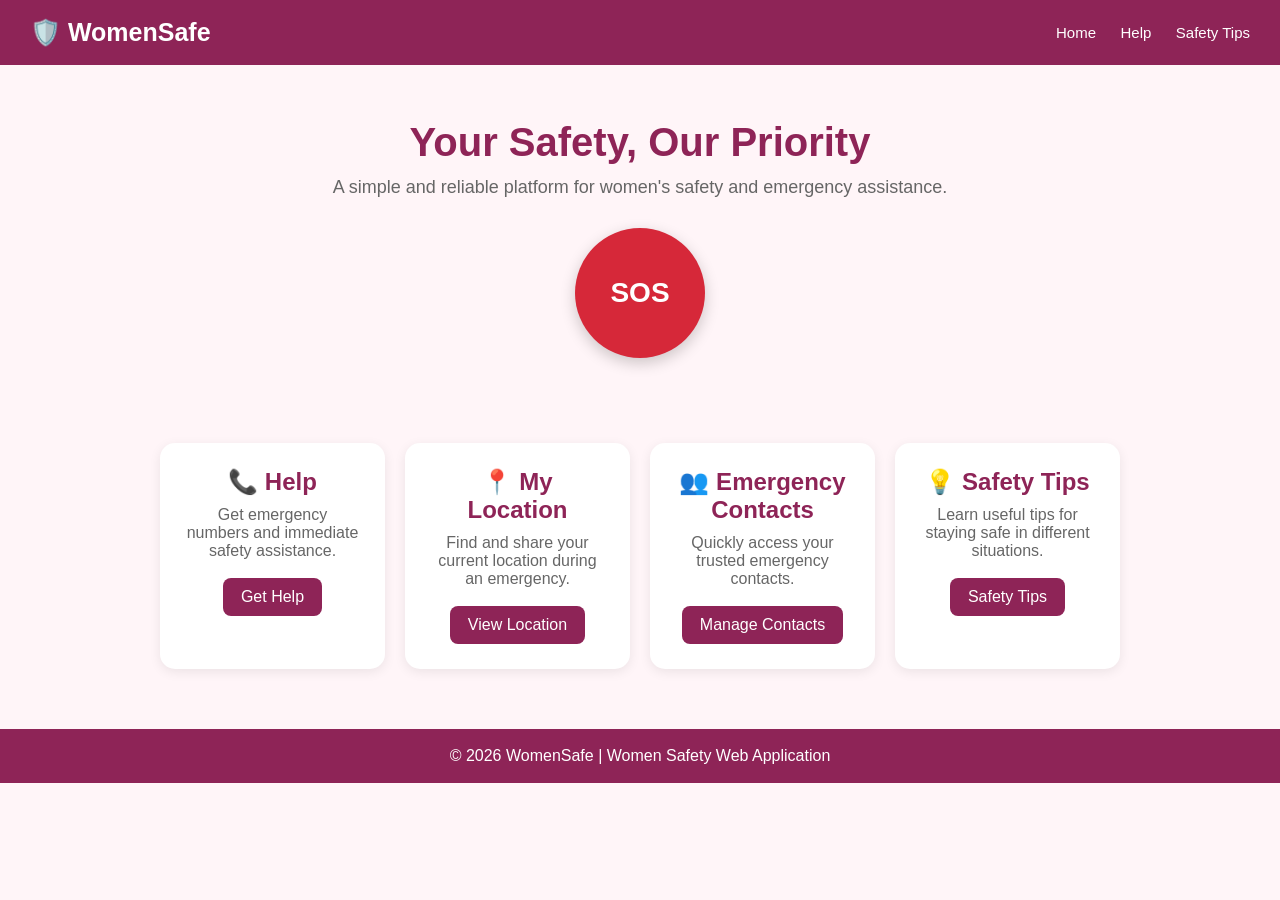
<file: index.html>
<!DOCTYPE html>
<html lang="en">
<head>
    <meta charset="UTF-8">
    <meta name="viewport" content="width=device-width, initial-scale=1.0">

    <title>WomenSafe - Women Safety</title>

    <style>
        * {
            margin: 0;
            padding: 0;
            box-sizing: border-box;
            font-family: Arial, sans-serif;
        }

        body {
            background: #fff5f8;
            color: #333;
        }

        header {
            background: #8e2457;
            color: white;
            padding: 18px 30px;
            display: flex;
            justify-content: space-between;
            align-items: center;
        }

        .logo {
            font-size: 25px;
            font-weight: bold;
        }

        nav a {
            color: white;
            text-decoration: none;
            margin-left: 20px;
            font-size: 15px;
        }

        .hero {
            text-align: center;
            padding: 55px 20px 35px;
        }

        .hero h1 {
            color: #8e2457;
            font-size: 40px;
            margin-bottom: 12px;
        }

        .hero p {
            font-size: 18px;
            color: #666;
            margin-bottom: 30px;
        }

        .sos {
            display: inline-block;
            background: #d62839;
            color: white;
            text-decoration: none;
            width: 130px;
            height: 130px;
            border-radius: 50%;
            display: flex;
            align-items: center;
            justify-content: center;
            margin: auto;
            font-size: 28px;
            font-weight: bold;
            box-shadow: 0 5px 15px rgba(0,0,0,0.2);
        }

        .sos:hover {
            transform: scale(1.05);
        }

        .features {
            max-width: 1000px;
            margin: 30px auto;
            padding: 20px;
            display: grid;
            grid-template-columns: repeat(auto-fit, minmax(220px, 1fr));
            gap: 20px;
        }

        .card {
            background: white;
            padding: 25px;
            border-radius: 15px;
            text-align: center;
            box-shadow: 0 3px 12px rgba(0,0,0,0.08);
        }

        .card h2 {
            color: #8e2457;
            margin-bottom: 10px;
        }

        .card p {
            color: #666;
            margin-bottom: 18px;
        }

        .btn {
            display: inline-block;
            background: #8e2457;
            color: white;
            padding: 10px 18px;
            border-radius: 8px;
            text-decoration: none;
        }

        .btn:hover {
            background: #701b44;
        }

        footer {
            margin-top: 40px;
            background: #8e2457;
            color: white;
            text-align: center;
            padding: 18px;
        }

        @media (max-width: 600px) {
            header {
                flex-direction: column;
                gap: 12px;
            }

            nav a {
                margin: 0 7px;
            }

            .hero h1 {
                font-size: 32px;
            }
        }
    </style>
</head>

<body>

<header>
    <div class="logo">🛡️ WomenSafe</div>

    <nav>
        <a href="/">Home</a>
        <a href="/help">Help</a>
        <a href="/safety-tips">Safety Tips</a>
    </nav>
</header>

<section class="hero">

    <h1>Your Safety, Our Priority</h1>

    <p>
        A simple and reliable platform for women's safety and emergency assistance.
    </p>

    <a href="/sos" class="sos">
        SOS
    </a>

</section>

<section class="features">

    <div class="card">
        <h2>📞 Help</h2>

        <p>
            Get emergency numbers and immediate safety assistance.
        </p>

        <a href="/help" class="btn">
            Get Help
        </a>
    </div>

    <div class="card">
        <h2>📍 My Location</h2>

        <p>
            Find and share your current location during an emergency.
        </p>

        <a href="/location" class="btn">
            View Location
        </a>
    </div>

    <div class="card">
        <h2>👥 Emergency Contacts</h2>

        <p>
            Quickly access your trusted emergency contacts.
        </p>

        <a href="/contacts" class="btn">
            Manage Contacts
        </a>
    </div>

    <div class="card">
        <h2>💡 Safety Tips</h2>

        <p>
            Learn useful tips for staying safe in different situations.
        </p>

        <a href="/safety-tips" class="btn">
            Safety Tips
        </a>
    </div>

</section>

<footer>
    © 2026 WomenSafe | Women Safety Web Application
</footer>

</body>
</html>
</file>
